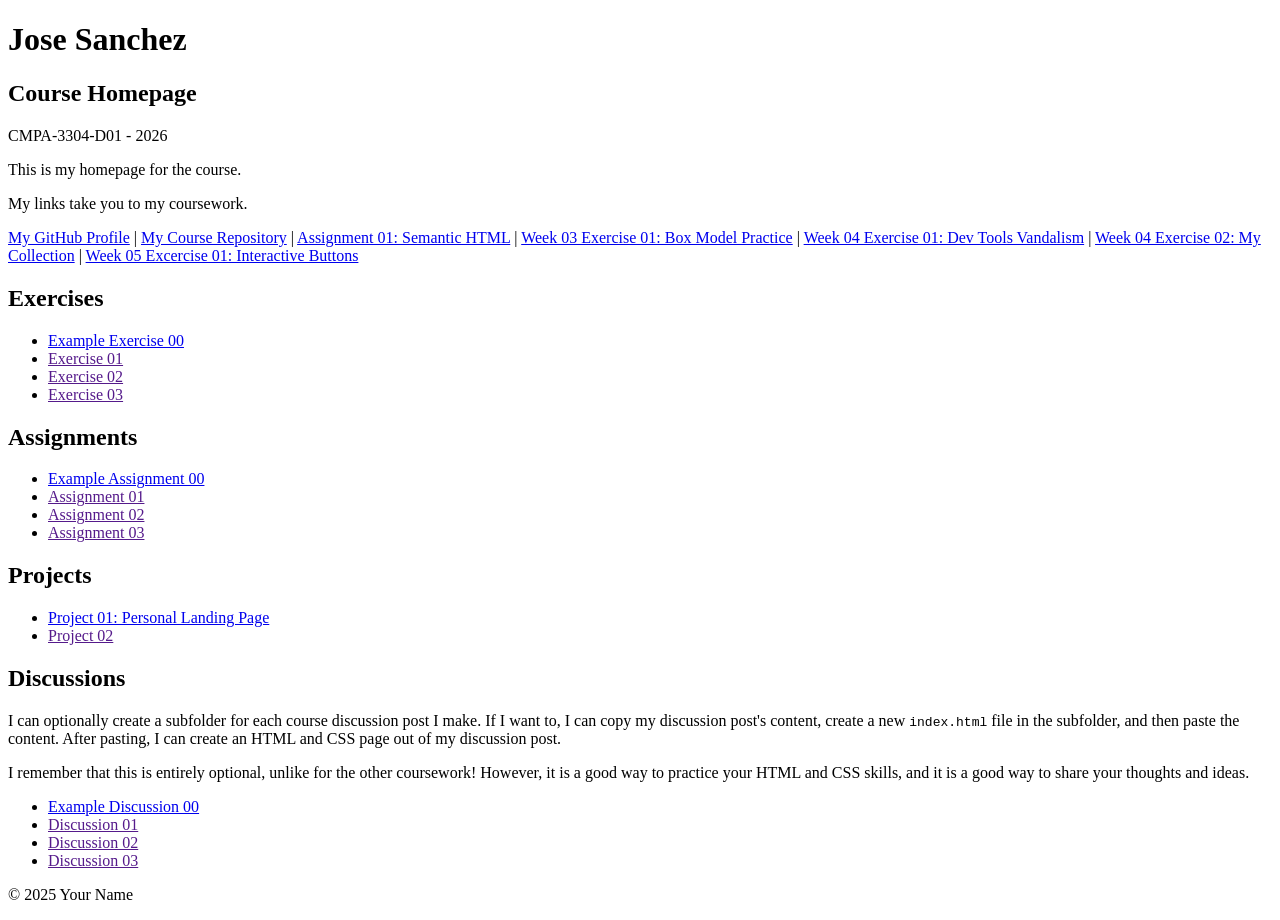
<file: index.html>
<!DOCTYPE html>

<!--

INSTRUCTIONS: HOW TO CHANGE THIS PAGE:

1. Change "Student Name" in the title above to your real name.

2. Change "Your Name" in the big heading below to your real name.

3. Change "your-username" to your real GitHub username in both links.

4. Change "your-repo-name" to the name of this repository.

5. Change "Course Name" to the name of your class.

6. Change "Semester Year" to match when you are taking this class.

7. Add links to your work:
    - Find the words that say "Exercise 01", "Assignment 01", etc.
    - Between the quote marks in href="", put the relative link to your work in the subfolder. You can simply link to the subfolder name. Take a look at the example folders and links to see how to do this.
    - For work not yet started/completed, you can leave the href="" blank until you are ready.
    - Change the words "Exercise 01" to match the name of the exercise. Do the same for assignments and projects. If you add your discussion posts, do the same for them.
    - Do this for each piece of work you finish.

8. You can add more links by copying a whole line like this:
    <li><a href="">New Work Name</a></li>
    Then paste it below the last one in that section.

9. Save your changes and push to GitHub when you are done. Remember you can use GitHub Desktop to help you with this.

Remember: During the course, if you want, you can style your homepage to introduce your own style and aesthetics. To start, keep this page simple and plain. This is just a template to get you started. Embrace the handcrafted approach to web design and development: change things to make them your own.

Remember: You must have a GitHub account, a new GitHub repository for this course, and this file (index.html) in that repository. 

Remember: You must create subfolders for each piece of coursework as the semester progresses.

-->

<html lang="en">
    <head>
        <meta charset="UTF-8" />
        <title>Course Homepage template</title>
        <meta charset="UTF-8" />
        <meta name="viewport" content="width=device-width, initial-scale=1.0" />
        <title>Student Name - Course Homepage</title>
    </head>

    <body>
        <header>
            <h1>Jose Sanchez</h1>
            <h2>Course Homepage</h2>
            <p>CMPA-3304-D01 - 2026</p>
            <p>This is my homepage for the course.</p>
            <p>My links take you to my coursework.</p>
            <nav>
                <a href="https://github.com/jjsanc">My GitHub Profile</a>
                |
                <a href="https://github.com/jjsanc/3304-course-portfolio">My Course Repository</a> |
                
                <a href="assignment-01/">Assignment 01: Semantic HTML</a> |
                
                <a href="week-03-exercise-01/">Week 03 Exercise 01: Box Model Practice</a> |
                
                <a href="week-04-exercise-01/">Week 04 Exercise 01: Dev Tools Vandalism</a> |
                
               <a href="week-04-exercise-02/">Week 04 Exercise 02: My Collection</a> |

               <a href="week-05-excercise-01/">Week 05 Excercise 01: Interactive Buttons</a>
            </nav>
        </header>

        <main>
            <section>
                <h2>Exercises</h2>
                <ul>
                    <li>
                        <a href="example-exercise-00/">Example Exercise 00</a>
                    </li>
                    <li><a href="">Exercise 01</a></li>
                    <li><a href="">Exercise 02</a></li>
                    <li><a href="">Exercise 03</a></li>
                </ul>
            </section>

            <section>
                <h2>Assignments</h2>
                <ul>
                    <li>
                        <a href="example-assignment-00/">
                            Example Assignment 00
                        </a>
                    </li>
                    <li><a href="">Assignment 01</a></li>
                    <li><a href="">Assignment 02</a></li>
                    <li><a href="">Assignment 03</a></li>
                </ul>
            </section>

            <section>
                <h2>Projects</h2>
                <ul>
                    <li>
                        <a href="project-01/">Project 01: Personal Landing Page</a>
                    </li>
                    <li><a href="">Project 02</a></li>
                </ul>
            </section>

            <section>
                <h2>Discussions</h2>
                <p>
                    I can optionally create a subfolder for each course
                    discussion post I make. If I want to, I can copy my
                    discussion post's content, create a new
                    <code>index.html</code>
                    file in the subfolder, and then paste the content. After
                    pasting, I can create an HTML and CSS page out of my
                    discussion post.
                </p>
                <p>
                    I remember that this is entirely optional, unlike for the
                    other coursework! However, it is a good way to practice your
                    HTML and CSS skills, and it is a good way to share your
                    thoughts and ideas.
                </p>
                <ul>
                    <li>
                        <a href="example-discussion-00/">
                            Example Discussion 00
                        </a>
                    </li>
                    <li><a href="">Discussion 01</a></li>
                    <li><a href="">Discussion 02</a></li>
                    <li><a href="">Discussion 03</a></li>
                </ul>
            </section>
        </main>

        <footer>
            <p>&copy; 2025 Your Name</p>
        </footer>
    </body>
</html>
</file>
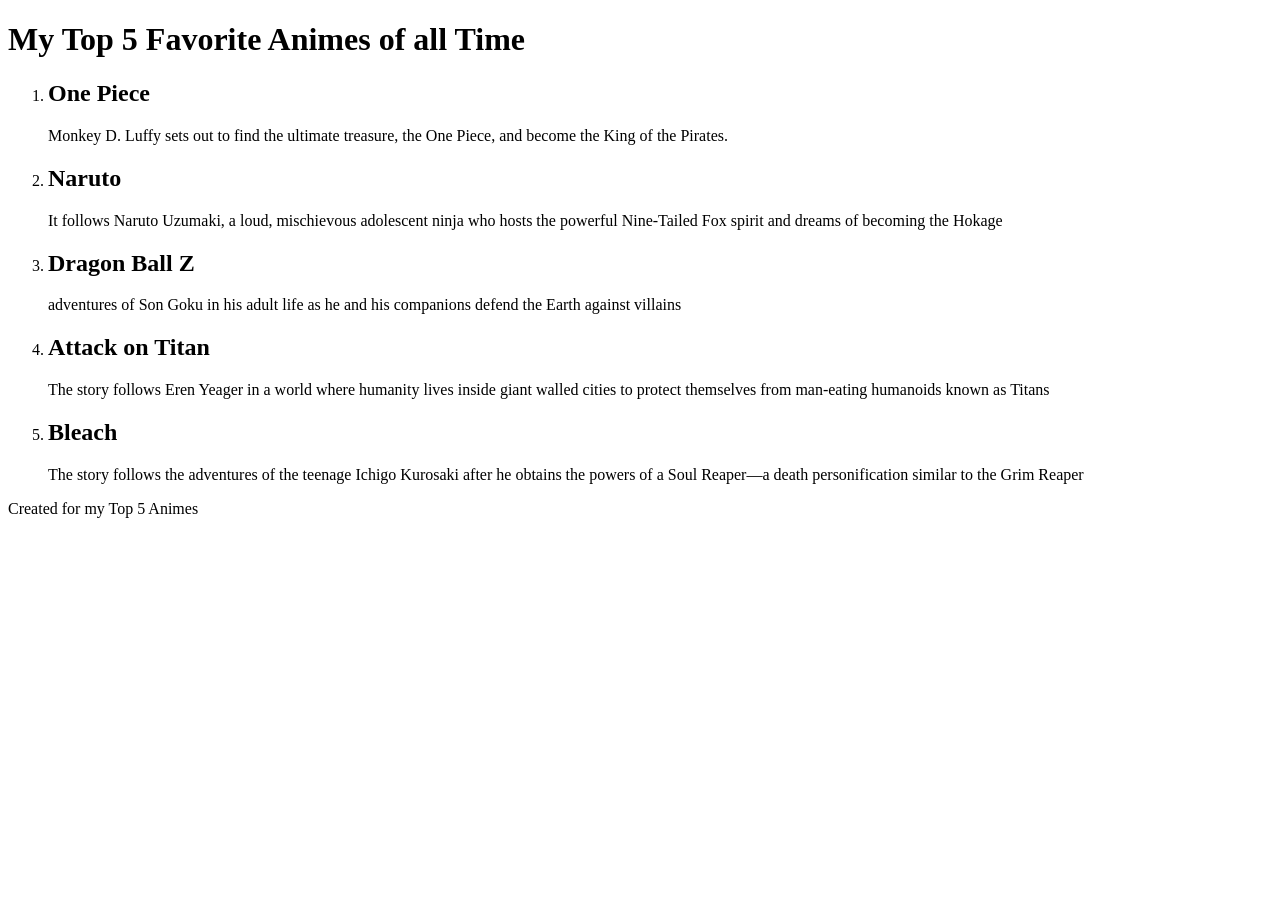
<file: assignment-01/index.html>
<!DOCTYPE html>
<html lang="en">
<head>
    <meta charset="UTF-8">
    <title>Top 5 Animes</title>
</head>
<body>
    <header>
        <h1>My Top 5 Favorite Animes of all Time</h1>
    </header>

    <main>
        <ol>
            <li>
                <h2>One Piece</h2>
                <p>Monkey D. Luffy sets out to find the ultimate treasure, the One Piece, and become the King of the Pirates.</p>
            </li>

            <li>
                <h2>Naruto</h2>
                <p> It follows Naruto Uzumaki, a loud, mischievous adolescent ninja who hosts the powerful Nine-Tailed Fox spirit and dreams of becoming the Hokage</p>
            </li>

            <li>
                <h2>Dragon Ball Z</h2>
                <p> adventures of Son Goku in his adult life as he and his companions defend the Earth against villains</p>
            </li>

            <li>
                <h2>Attack on Titan</h2>
                <p>The story follows Eren Yeager in a world where humanity lives inside giant walled cities to protect themselves from man-eating humanoids known as Titans</p>
            </li>

            <li>
                <h2>Bleach</h2>
                <p>The story follows the adventures of the teenage Ichigo Kurosaki after he obtains the powers of a Soul Reaper—a death personification similar to the Grim Reaper </p>
            </li>
        </ol>
    </main>

    <footer>Created for my Top  5 Animes</footer>



</body>
</html>
</file>
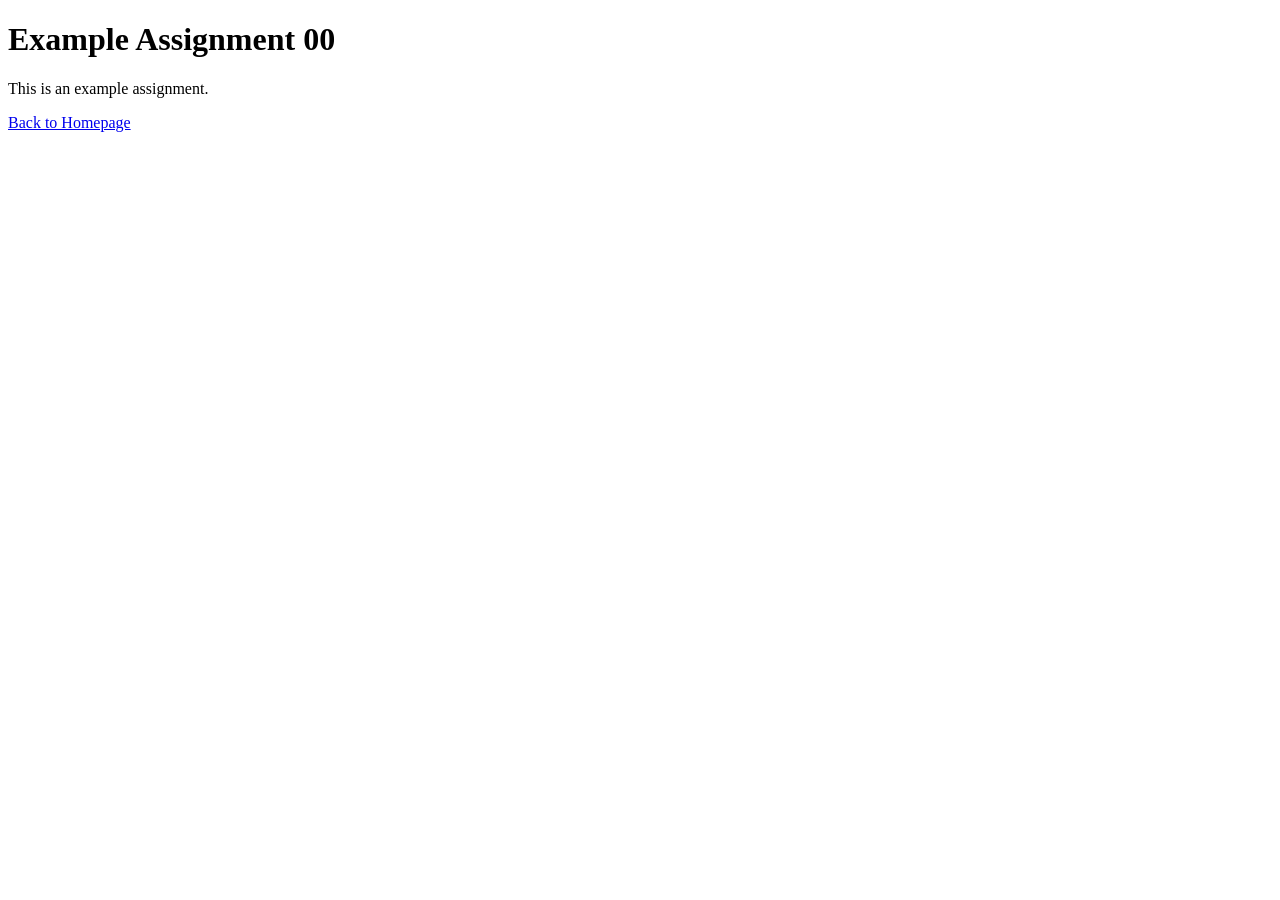
<file: example-assignment-00/index.html>
<!DOCTYPE html>
<html lang="en">
    <head>
        <meta charset="UTF-8" />
        <meta name="viewport" content="width=device-width, initial-scale=1.0" />
        <title>Example Assignment 00</title>
    </head>
    <body>
        <h1>Example Assignment 00</h1>
        <p>This is an example assignment.</p>
        <a href="../index.html">Back to Homepage</a>
    </body>
</html>
</file>
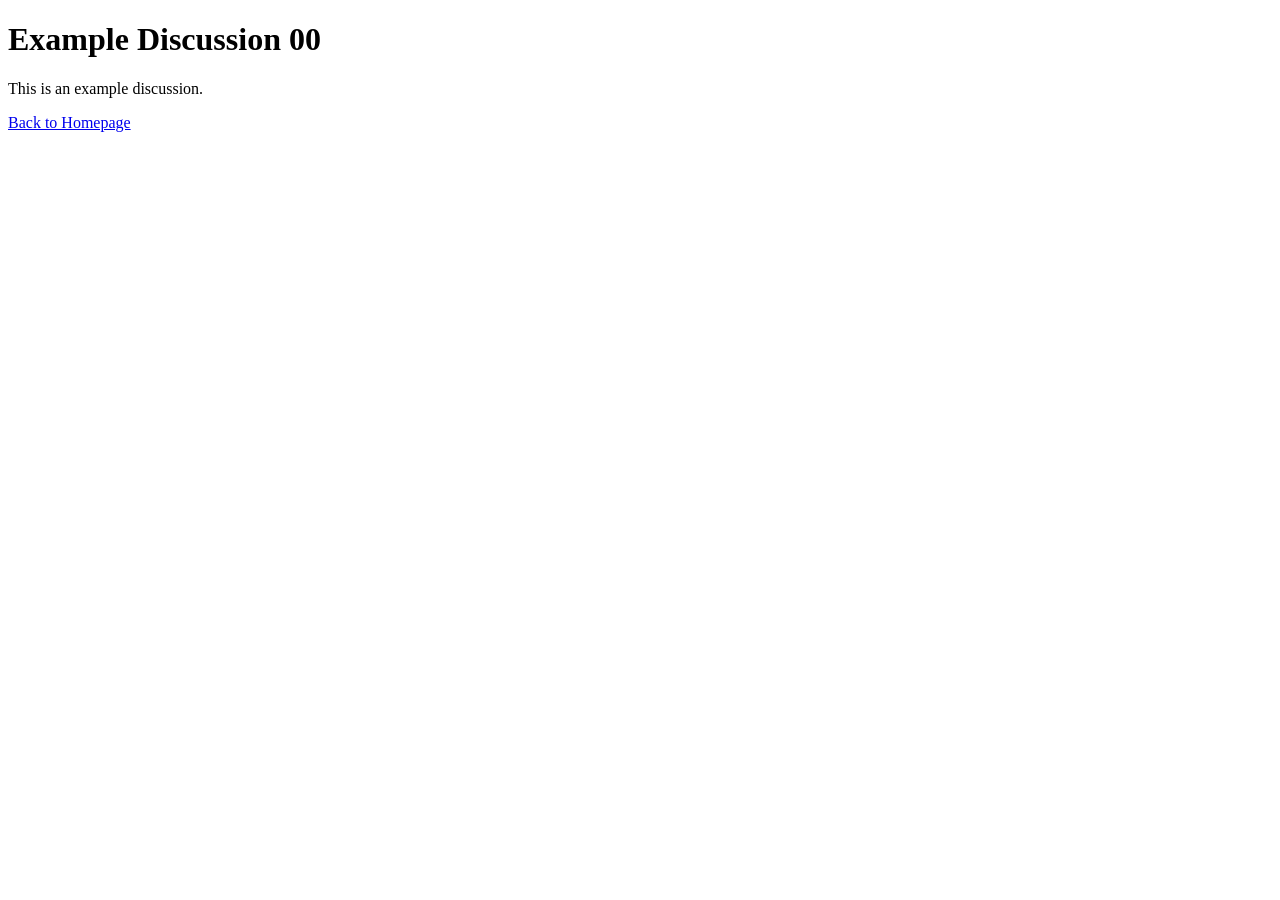
<file: example-discussion-00/index.html>
<!DOCTYPE html>
<html lang="en">
    <head>
        <meta charset="UTF-8" />
        <meta name="viewport" content="width=device-width, initial-scale=1.0" />
        <title>Example Discussion 00</title>
    </head>
    <body>
        <h1>Example Discussion 00</h1>
        <p>This is an example discussion.</p>
        <a href="../index.html">Back to Homepage</a>
    </body>
</html>
</file>
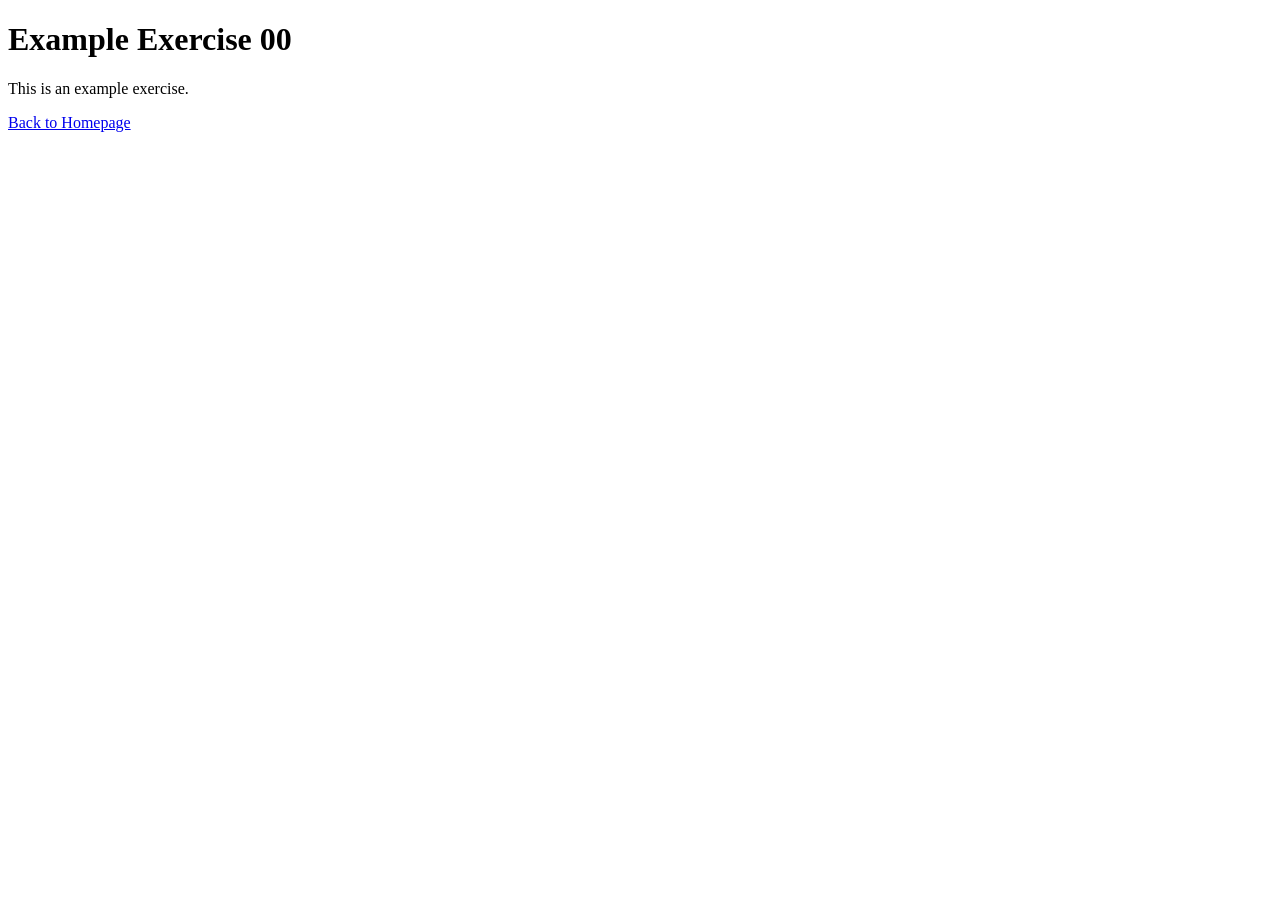
<file: example-exercise-00/index.html>
<!DOCTYPE html>
<html lang="en">
    <head>
        <meta charset="UTF-8" />
        <meta name="viewport" content="width=device-width, initial-scale=1.0" />
        <title>Example Exercise 00</title>
    </head>
    <body>
        <h1>Example Exercise 00</h1>
        <p>This is an example exercise.</p>
        <a href="../index.html">Back to Homepage</a>
    </body>
</html>
</file>
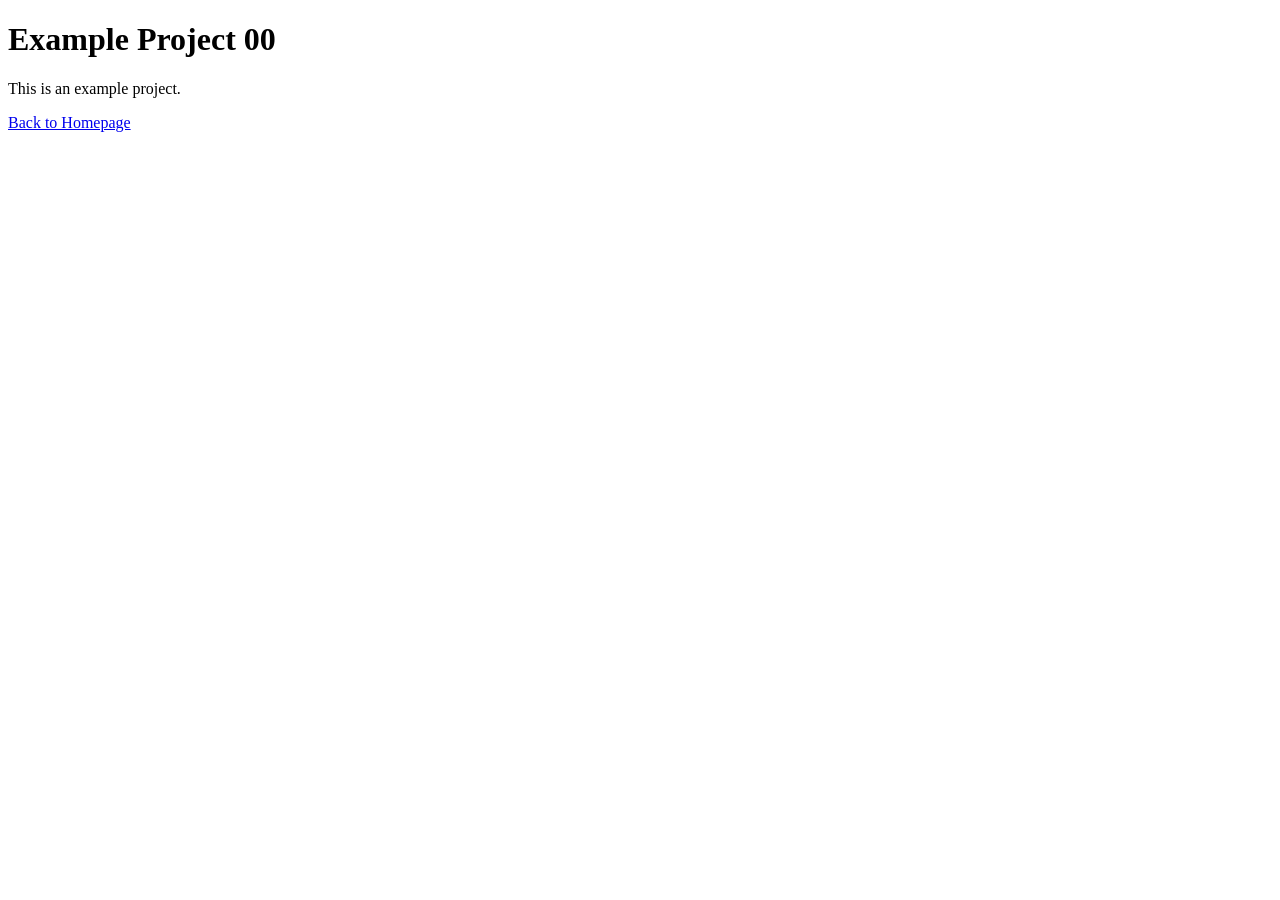
<file: example-project-00/index.html>
<!DOCTYPE html>
<html lang="en">
    <head>
        <meta charset="UTF-8" />
        <meta name="viewport" content="width=device-width, initial-scale=1.0" />
        <title>Example Project 00</title>
    </head>
    <body>
        <h1>Example Project 00</h1>
        <p>This is an example project.</p>
        <a href="../index.html">Back to Homepage</a>
    </body>
</html>
</file>
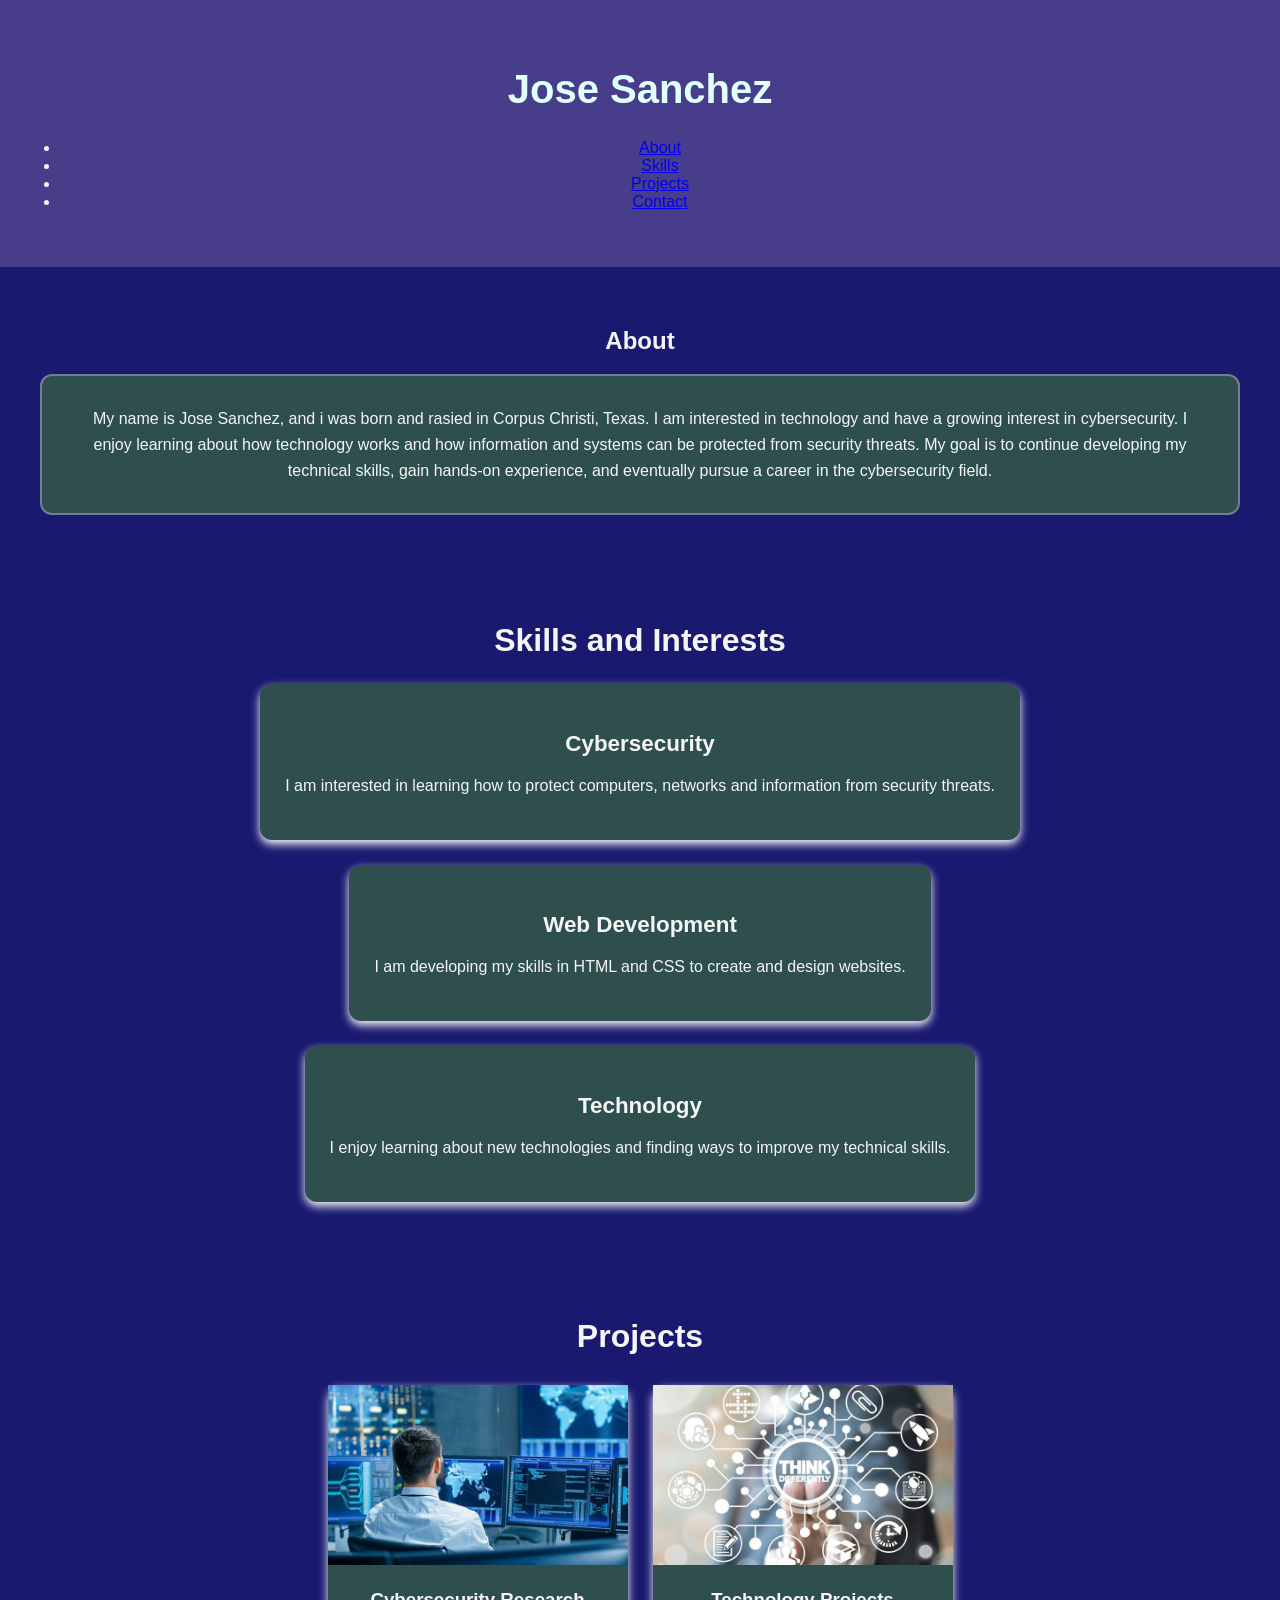
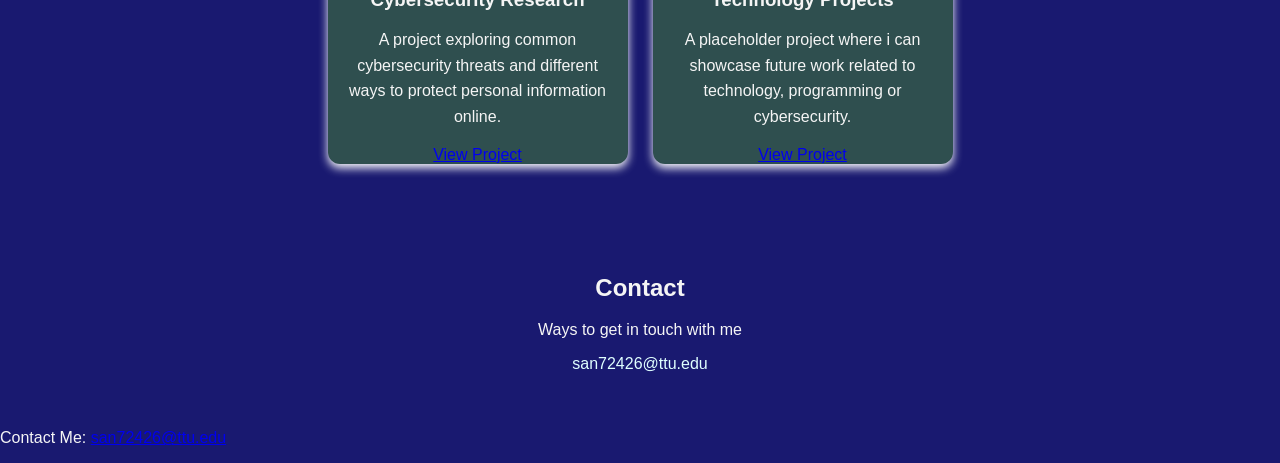
<file: project-01/index.html>
<!DOCTYPE html>
<html lang="en">
<head>
        <meta charset="UTF-8">
        <title>My Portfolio</title>
        <link rel="stylesheet" href="style.css">
</head>

<body>
    <header>
        <h1>Jose Sanchez</h1>


        <nav>

            <ul>
                <li><a href="#about">About</a></li>
                <li><a href="#skills">Skills</a></li>
                <li><a href="#projects">Projects</a></li>
                <li><a href="#contact">Contact</a></li>
            </ul>
        </nav>
</header>

<main>
    <section id="about">
        <h2>About</h2>
        <p>
            My name is Jose Sanchez, and i was born and rasied in 
            Corpus Christi, Texas. I am interested in technology and have 
            a growing interest in cybersecurity. I enjoy learning about
            how technology works and how information and systems can be protected
            from security threats. My goal is to continue developing my technical skills, gain hands-on experience, and eventually pursue a career in the cybersecurity field.
        </p>
    </section>

    <section id="skills">
        <h2>Skills and Interests</h2>
        
        <div class="skills-container">

            <div class="skill-card">
                <h3>Cybersecurity</h3>
                <p>
                    I am interested in learning how to protect
                    computers, networks and  information from 
                    security threats.
                </p>
            </div>

            <div class="skill-card">
                <h3>Web Development</h3>
                <p>
                    I am developing my skills in HTML and CSS to
                    create and design websites.
                </p>
            </div>

            <div class="skill-card">
                <h3>Technology</h3>
                <p>
                    I enjoy learning about new technologies 
                    and finding ways to improve my technical skills.
                </p>
            </div>

        </div>
    </section>

    <section id="projects">
        <h2>Projects</h2>
        
        <div class="projects-container">

            <div class="project-card">
                <img src="cybersecurity-research.jpg" alt="cybersecurity">
                <h3>Cybersecurity Research</h3>
                <p>
                    A project exploring common cybersecurity threats and different
                    ways to protect personal information online.
                </p>
                <a href="#">View Project</a>
            </div>

            <div class="project-card">
                <img src="technology-project.jpg" alt="Technology Project">
                <h3>Technology Projects</h3>
                <p>
                    A placeholder project where i can showcase future work
                    related to technology, programming or cybersecurity.
                </p>
                <a href="#">View Project</a>
            </div>
        </div>
    </section>

    <section id="contact">
        <h2>Contact</h2>
        <p>Ways to get in touch with me</p>
        <a href="mailto:san72426@ttu.edu">
            san72426@ttu.edu
        </a>
    </section>

    
</main>

<footer>
        <p>Contact Me: <a href="mailto:san72426@ttu.edu">
            san72426@ttu.edu</a>
        </p>
    </footer>





</body>
</html>
</file>
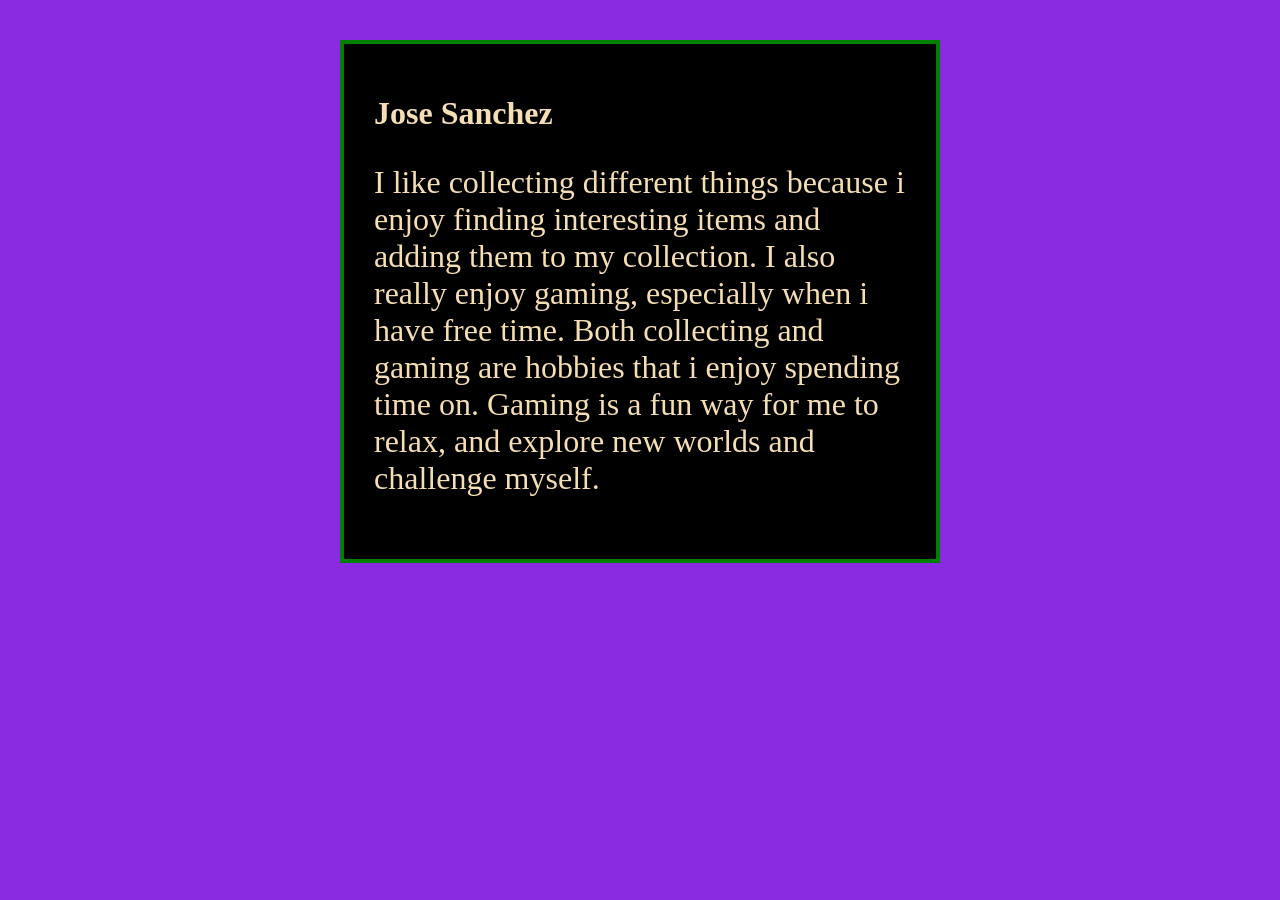
<file: week-03-exercise-01/index.html>
<!DOCTYPE html>
<html lang="en">
<head>
    <meta charset="UTF-8">
    <title>Jose Sanchez</title>
    <link rel="stylesheet" href="style.css">
</head>
<body>
    <div class="card">
        <h1>Jose Sanchez</h1>
        <p>I like collecting different things because i enjoy finding interesting items and adding them to my collection. I also really enjoy gaming, especially when i have free time. Both collecting and gaming are hobbies that i enjoy spending time on. Gaming is a fun way for me to relax, and explore new worlds and challenge myself.</p>

    </div>


</body>






</html>
</file>
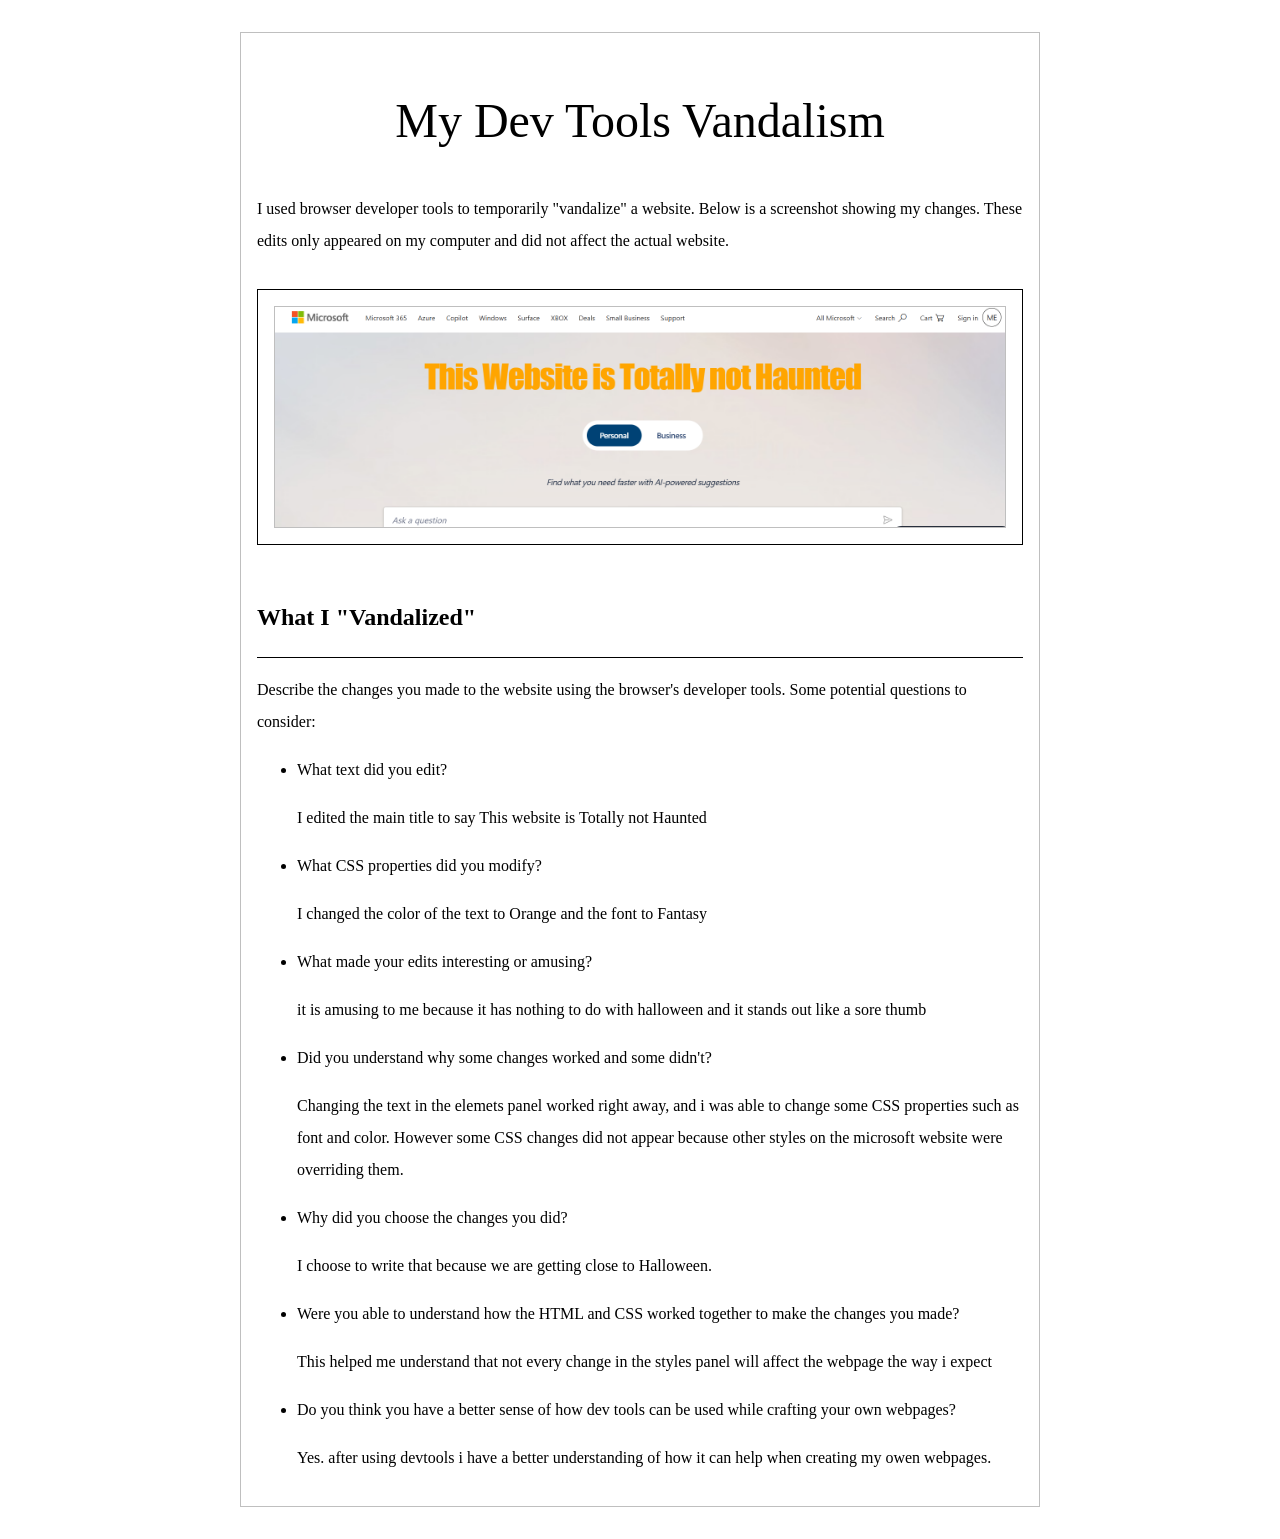
<file: week-04-exercise-01/index.html>
<!DOCTYPE html>
<html lang="en">

<head>
    <meta charset="UTF-8" />
    <meta name="viewport" content="width=device-width, initial-scale=1.0" />
    <title>Week 04 Exercise 01 - My Dev Tools Vandalism</title>
    <link rel="stylesheet" href="./style.css" />
</head>

<body>
    <main>
        <h1>My Dev Tools Vandalism</h1>
        <p>
            I used browser developer tools to temporarily "vandalize" a
            website. Below is a screenshot showing my changes. These edits
            only appeared on my computer and did not affect the actual
            website.
        </p>
        <div class="screenshot-container">
            <!-- 
                IMPORTANT: Update the src attribute below to match your screenshot filename.
                Example: If your screenshot is named "apple-dot-com-but-with-papyrus-font.png", change the line to:
                src="./apple-dot-com-but-with-papyrus-font.png"
            -->
            <img src="devtools-screenshot.png" alt="Screenshot of the webpage I vandalized" />
        </div>
        <h2>What I "Vandalized"</h2>
        <p>
            Describe the changes you made to the website using the browser's developer tools. Some potential questions
            to consider:
        <ul>
            <li>What text did you edit?
                 <p>I edited the main title to say This website is Totally not Haunted</p>
                </li>
            <li>What CSS properties did you modify?
                <p>I changed the color of the text to Orange and the font to Fantasy</p> 
                </li>
            <li>What made your edits interesting or amusing?
                <p>it is amusing to me because it has nothing to do with halloween and it stands out like a sore thumb</p> 
                </li>
            <li>Did you understand why some changes worked and some didn't?
                <p>Changing the text in the elemets panel worked right away, and i was able to change some CSS properties such as font and color. However some CSS changes did not appear because other styles on the microsoft website were overriding them.</p>
            </li>
            <li>Why did you choose the changes you did?
                <p>I choose to write that because we are getting close to Halloween.</p>
            </li>
            <li>Were you able to understand how the HTML and CSS worked together to make the changes you made?
                <p>This helped me understand that not every change in the styles panel will affect the webpage the way i expect</p>
            </li>
            <li>Do you think you have a better sense of how dev tools can be used while crafting your own webpages?
                <p>Yes. after using devtools i have a better understanding of how it can help when creating my owen webpages.</p>
            </li>
        </ul>
        </p>
    </main>
</body>

</html>
</file>
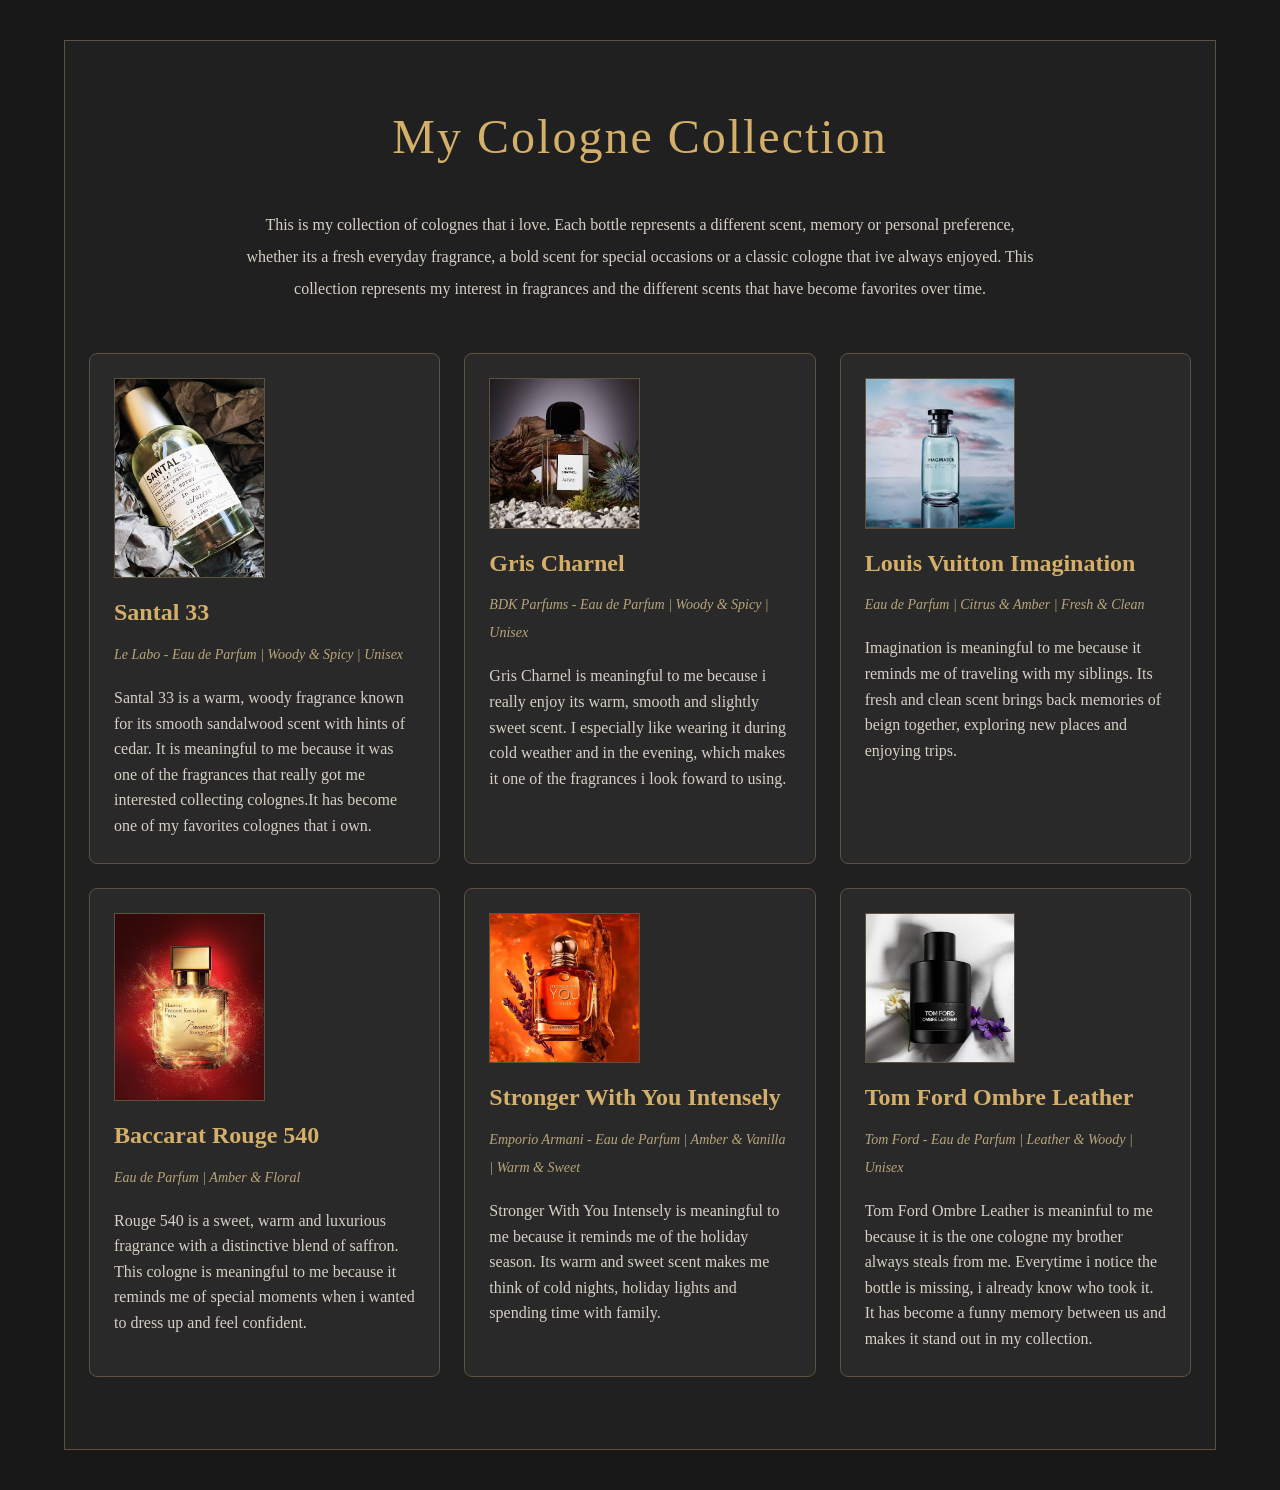
<file: week-04-exercise-02/index.html>
<!DOCTYPE html>
<html lang="en">

<head>
    <meta charset="UTF-8" />
    <meta name="viewport" content="width=device-width, initial-scale=1.0" />
    <title>Week 04 Exercise 02 - My Collection</title>
    <link rel="stylesheet" href="./style.css" />
</head>

<body>
    <main>
        <h1>My Cologne Collection</h1>
        <!-- 
            SAMPLE OVERVIEW TEXT
            Replace this entire paragraph with your own description.
            How do you think about your collection? Write that out here.
            P.S. Please use your own words. Be yourself.
        -->
        <p>
            This is my collection of colognes that i love. Each bottle represents a different scent, memory or personal preference, whether its a fresh everyday fragrance, a bold scent for special occasions or a classic cologne that ive always enjoyed. This collection represents my interest in fragrances and the different scents that have become favorites over time.
        </p>

        <div class="collection-grid">

            <!-- 
                SAMPLE CARD 1
                Replace this entire card with your own item.
                Keep the same structure: image, title, details, description.
            -->
            <div class="collection-card">
                <img src="photo-01-santal-33.jpg" alt="Santal 33 by Le Labo" />
                <h2>Santal 33</h2>
                <p class="details">Le Labo - Eau de Parfum | Woody & Spicy | Unisex</p>
                <p class="description">
                    Santal 33 is a warm, woody fragrance known for its smooth sandalwood scent
                    with hints of cedar. It is meaningful to me because it was one of the fragrances that really got me interested
                    collecting colognes.It has become one of my favorites colognes that i own.
                </p>
            </div>

            <!-- 
                SAMPLE CARD 2
                Replace this entire card with your own item.
                Notice the structure is identical to Sample Card 1.
            -->
            <div class="collection-card">
                <img src="photo-02-gris-charnel.jpg" alt="Gris Charnel " />
                <h2>Gris Charnel</h2>
                <p class="details">BDK Parfums - Eau de Parfum | Woody & Spicy | Unisex</p>
                <p class="description">
                    Gris Charnel is meaningful to me because i really enjoy its warm, smooth and slightly sweet scent.
                    I especially like wearing it during cold weather and in the evening, which makes it one of the fragrances 
                    i look foward to using.
                </p>
            </div>

            <!-- 
                PLACEHOLDER CARD 3
                Complete this card by adding your image, title, details, and description.
            -->
            <div class="collection-card">
                <img src="photo-03-louis-vuitton.jpg" alt="Louis Vuitton" />
                <h2>Louis Vuitton Imagination</h2>
                <p class="details">Eau de Parfum | Citrus & Amber | Fresh & Clean</p>
                <p class="description">
                    Imagination is meaningful to me because it reminds  me of traveling with my siblings. 
                    Its fresh and clean scent brings back memories of beign together, exploring new places
                    and enjoying trips.
                </p>
            </div>

            <!-- 
                PLACEHOLDER CARD 4
                Complete this card by adding your image, title, details, and description.
            -->
            <div class="collection-card">
                <img src="photo-04-masion-francis.jpg" alt="Masion Francis" />
                <h2>Baccarat Rouge 540</h2>
                <p class="details">Eau de Parfum | Amber & Floral</p>
                <p class="description">
                    Rouge 540 is a sweet, warm and luxurious fragrance with a 
                    distinctive blend of saffron. This cologne is meaningful to me because 
                    it reminds me of special moments when i wanted to dress up and feel confident.
                </p>
            </div>

            <!-- 
                PLACEHOLDER CARD 5
                Complete this card by adding your image, title, details, and description.
            -->
            <div class="collection-card">
                <img src="photo-05-stronger-with-you.jpg" alt="Emporio Armani" />
                <h2>Stronger With You Intensely</h2>
                <p class="details">Emporio Armani - Eau de Parfum | Amber & Vanilla | Warm & Sweet</p>
                <p class="description">
                    Stronger With You Intensely is meaningful to me because it reminds me of the holiday season.
                    Its warm and sweet scent makes me think of cold nights, holiday lights and spending time with family.
                </p>
            </div>

            <!-- 
                PLACEHOLDER CARD 6
                Complete this card by adding your image, title, details, and description.
            -->
            <div class="collection-card">
                <img src="photo-06-tom-ford.jpg" alt="Tom Ford" />
                <h2>Tom Ford Ombre Leather</h2>
                <p class="details">Tom Ford - Eau de Parfum | Leather & Woody | Unisex</p>
                <p class="description">
                    Tom Ford Ombre Leather is meaninful to me because it is the one cologne my brother always steals from me.
                    Everytime i notice the bottle is missing, i already know who took it. It has become a funny memory between
                    us and makes it stand out in my collection.
                </p>
            </div>
        </div>
    </main>
</body>

</html>
</file>
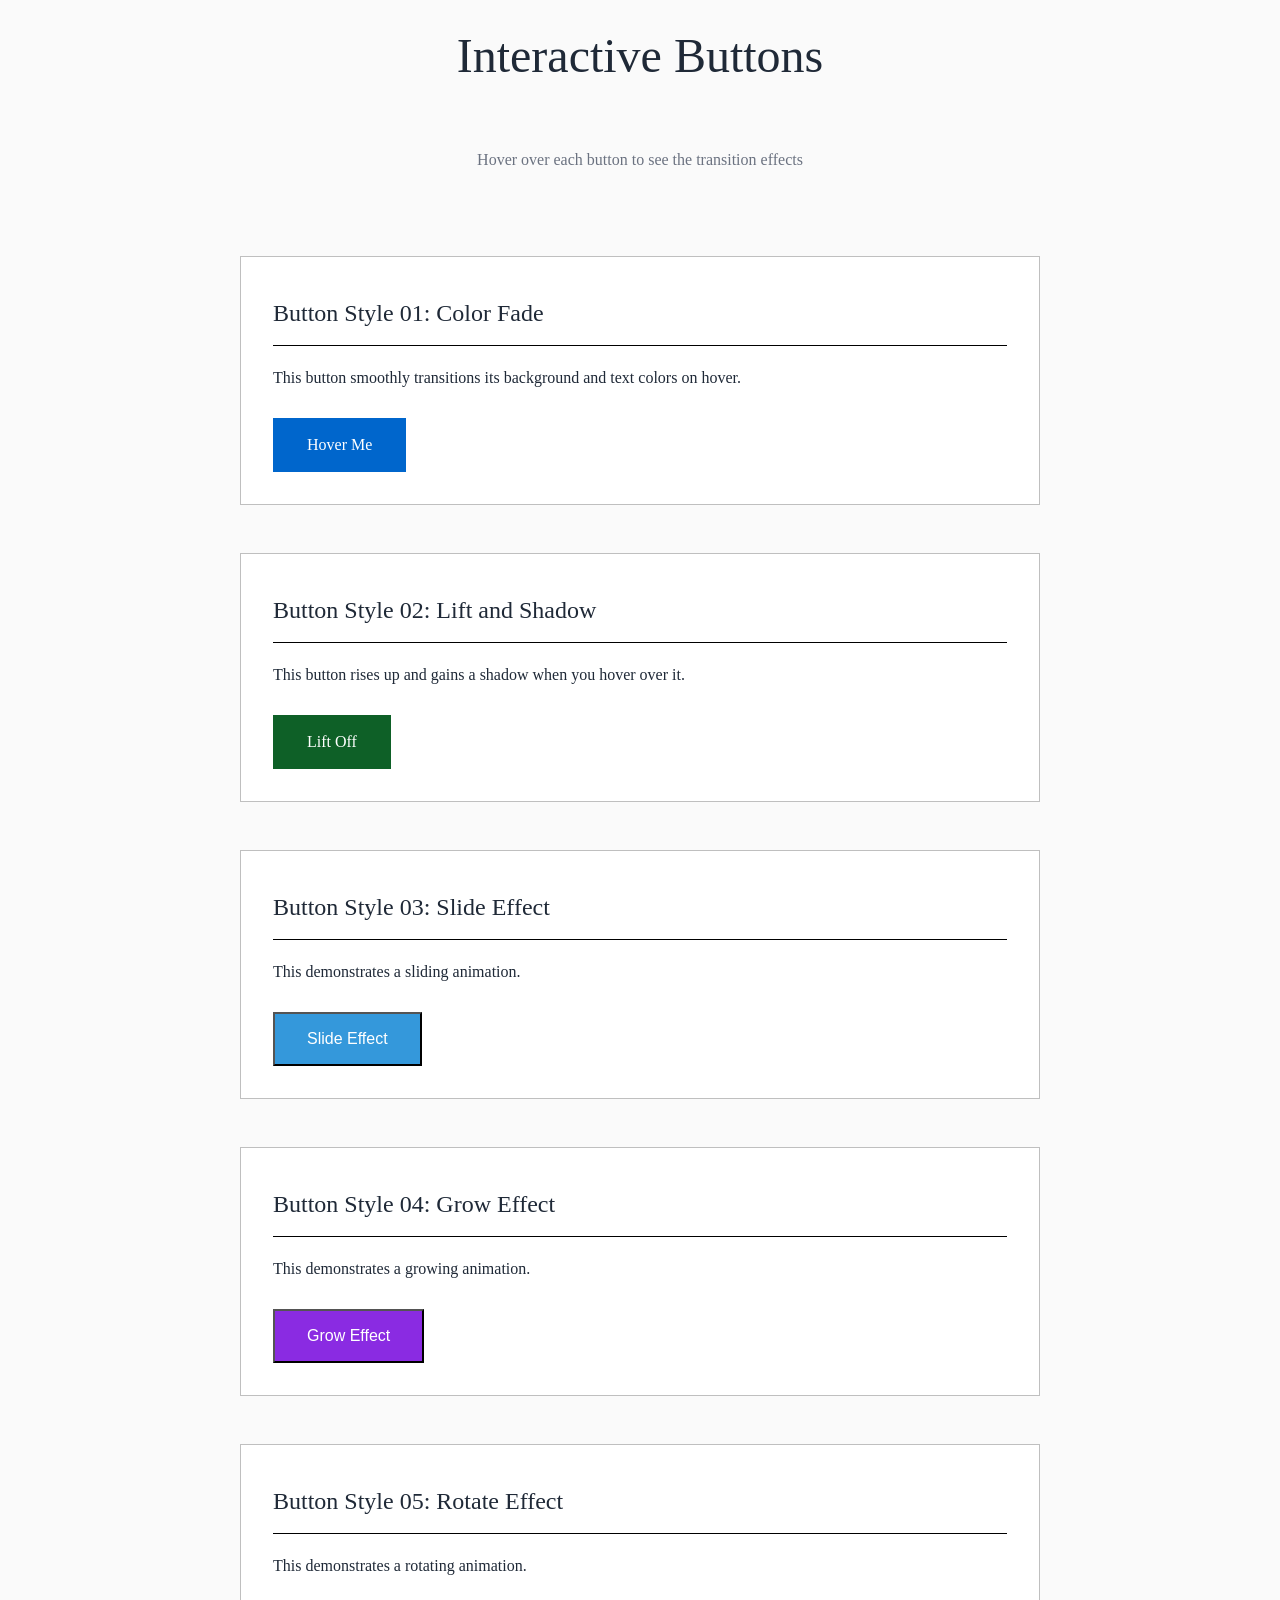
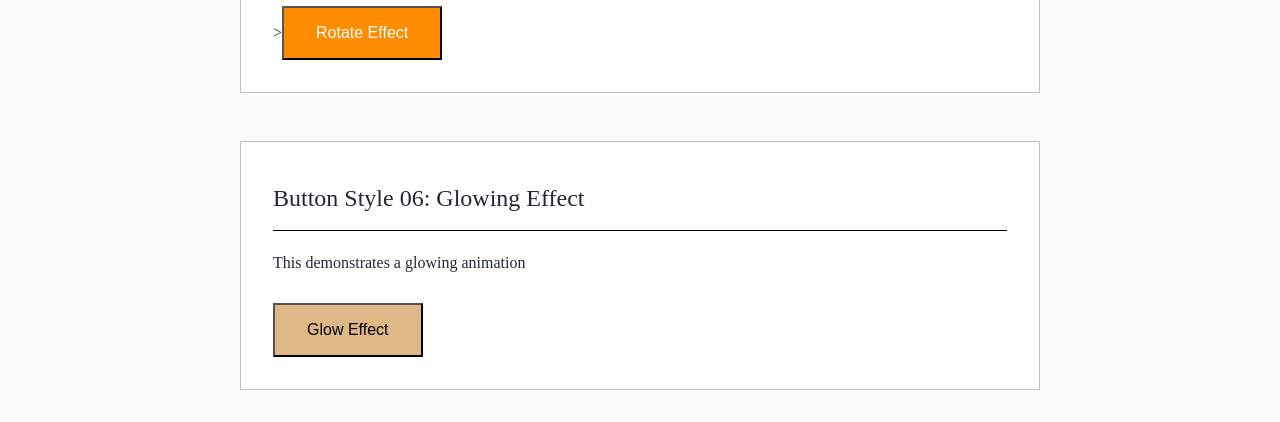
<file: week-05-excercise-01/index.html>
<!DOCTYPE html>
<html lang="en">

<head>
    <meta charset="UTF-8">
    <meta name="viewport" content="width=device-width, initial-scale=1.0">
    <title>Exercises Week 05 Exercise 01: Interactive Buttons</title>
    <link rel="stylesheet" href="./style.css">
</head>

<body>
    <div class="container">
        <h1>Interactive Buttons</h1>
        <p class="subtitle">Hover over each button to see the transition effects</p>

        <section class="button-section">
            <h2>Button Style 01: Color Fade</h2>
            <p>This button smoothly transitions its background and text colors on hover.</p>
            <button class="button-01">Hover Me</button>
        </section>


        <section class="button-section">
            <h2>Button Style 02: Lift and Shadow</h2>
            <p>This button rises up and gains a shadow when you hover over it.</p>
            <button class="button-02">Lift Off</button>
        </section>

        <section class="button-section">
            <h2>Button Style 03: Slide Effect</h2>
            <p>This demonstrates a sliding animation.</p>
            <button class="button-03">Slide Effect</button>
        </section>

        <section class="button-section">
            <h2>Button Style 04: Grow Effect</h2>
            <p>This demonstrates a growing animation.</p>
            <button class="button-04">Grow Effect</button>
        </section>

        <section class="button-section">
            <h2>Button Style 05: Rotate Effect</h2>
            <p>This demonstrates a rotating animation.</p>
            ><button class="button-05">Rotate Effect</button>
        </section>

        <section class="button-section">
            <h2>Button Style 06: Glowing Effect</h2>
            <p>This demonstrates a glowing animation</p>
            <button class="button-06">Glow Effect</button>
        </section>
    </div>
</body>

</html>
</file>
<file: project-01/style.css>
* {
    box-sizing: border-box;
}

#skills {
    padding: 40px 20px;
    text-align: center;
}

#skills h2 {
    font-size: 2rem;
    margin-bottom: 25px;
}

.skills-container {
    display: flex;
    justify-content: center;
    gap: 25px;
    flex-wrap: wrap;
}

.skill-card {
    background-color: darkslategray;
    color: whitesmoke;
    padding: 25px;
    border-radius: 12px;
    border-color: slategray;
    box-shadow: 0 4px 10px white ;
    transition: transform 0.3s ease, box-shadow 0.3s ease;
}

.skill-card h3 {
    font-size: 1.4rem;
    margin-bottom: 12px;
}

.skill-card p {
    line-height: 1.6;
}

.skill-card:hover {
    transform: translateY(-8px);
    box-shadow: 0 8px 20px darkcyan;
    border-color: lightcyan;
}

/* Project Section */
#projects {
    padding: 50px 20px;
    text-align: center;
}

#projects h2 {
    font-size: 2rem;
    margin-bottom: 30px;
}

.projects-container {
    display: flex;
    justify-content: center;
    gap: 25px;
    flex-wrap: wrap;
}

.project-card {
    background-color: darkslategray;
    color: whitesmoke;
    width: 300px;
    border-radius: 12px;
    border-color: slategrey;
    box-shadow: 0 4px 10px white;
    transition: transform 0.3s ease;
}

.project-card img {
    width: 100%;
    height: 180px;
    object-fit: cover;
}

.project-card h3 {
    margin: 20px 15px 10px;
}

.project-card p {
    padding: 0 20px;
    line-height: 1.6;
}

.project-card:hover {
    box-shadow: 0 8px 20px darkcyan;
    border-color: lightcyan;
}

#contact {
    text-align: center;
    padding: 40px;
}

#contact a {
    color: lightcyan;
    text-decoration: none;
}

#contact a:hover {
    text-decoration: underline;
    color: cyan;

}

/* About Section */
#about {
    text-align: center;
    padding: 40px;
    margin: auto;
}

#about p {
    background-color: darkslategrey;
    color: whitesmoke;
    padding: 30px;
    border: 2px solid slategray;
    border-radius: 12px;
    margin: auto;
    line-height: 1.6;
}

#about p:hover {
    border-color: lightcyan;
    box-shadow: 0 8px 20px darkcyan;
    transition: 0.3s ease;
}


body {
    background-color: midnightblue;
    color:  whitesmoke;
    font-family: Arial, Helvetica, sans-serif;
    margin: 0;
}

header {
    background-color: darkslateblue;
    color: whitesmoke;
    text-align: center;
    padding: 40px 20px;
}

header h1 {
    color: lightcyan;
    font-size: 2.5rem;
}
</file>
<file: week-03-exercise-01/style.css>
* {
    box-sizing: border-box;
}

body {
    font-family: 'Times New Roman', Times, serif;
    background-color: blueviolet;
    margin: 20px;
    padding: 20px;
}

.card {
    max-width: 600px;
    margin: 0 auto;
    padding: 30px;
    background-color: black;
    border: 4px solid green;
}

.card h1 {
   font-size: 32px;
    color: wheat;
}

.card p {
    font-size: 32px;
    color: wheat;
}
</file>
<file: week-04-exercise-01/style.css>
* {
    box-sizing: border-box;
}

html,
body {
    min-height: 100vh;
    margin: 0;
}

body {
    font-family: "Times New Roman", serif;
    line-height: 2;
    display: flex;
    justify-content: center;
    align-items: flex-start;
    padding: 32px 0;
}

main {
    max-width: 800px;
    width: 90%;
    padding: 16px;
    border: 1px solid rgba(0, 0, 0, 0.25);
}

h1 {
    font-weight: normal;
    font-size: 48px;
    line-height: 1em;
    margin-top: 48px;
    margin-bottom: 48px;
    text-align: center;
}

h2 {
    font-size: 24px;
    margin-top: 48px;
    margin-bottom: 16px;
    border-bottom: 1px solid rgba(0, 0, 0, 1);
    padding-bottom: 16px;
}

p {
    margin-bottom: 16px;
}

.screenshot-container {
    margin: 32px 0;
    padding: 16px;
    border: 1px solid rgba(0, 0, 0, 1);
    text-align: center;
}

.screenshot-container img {
    max-width: 100%;
    height: auto;
    display: block;
    margin: 0 auto;
    border: 1px solid rgba(0, 0, 0, 0.25);
}
</file>
<file: week-04-exercise-02/style.css>
* {
    box-sizing: border-box;
}

html,
body {
    min-height: 100vh;
    margin: 0;
}

body {
    font-family: Georgia, 'Times New Roman', Times, serif;
    line-height: 2;
    display: flex;
    justify-content: center;
    align-items: flex-start;
    padding: 40px 0;
    background-color: #171717;
    color: #f3eee5;
}

main {
    max-width: 1200px;
    width: 90%;
    padding: 24px;
    border: 1px solid #5d513f;
    background-color: #202020;
}

h1 {
    font-weight: normal;
    font-size: 48px;
    line-height: 1em;
    margin-top: 48px;
    margin-bottom: 48px;
    text-align: center;
    color: #d4af6a;
    letter-spacing: 2px;
}

main>p {
    margin-bottom: 40px;
    text-align: center;
    max-width: 800px;
    margin-left: auto;
    margin-right: auto;
    color: #d6d0c5;
}

.collection-grid {
    margin: 48px 0;
    display: flex;
    flex-wrap: wrap;
    gap: 24px;
}

.collection-card {
    border: 1px solid #5d513f;
    background-color: #292929;
    padding: 24px;
    flex: 1 1 300px;
    border-radius: 8px;
    transition: transform 0.3s ease, box-shadow 0.3s ease;
}

.collection-card img {
    width: 50%;
    height: auto;
    display: block;
    border: 1px solid #5d513f;
    margin-bottom: 20px;
}

.collection-card:hover {
   background-color: #4a2b24;
}

.collection-card h2 {
    font-size: 24px;
    font-weight: bold;
    margin-top: 0;
    margin-bottom: 8px;
    line-height: 1.2;
    color: #d4af6a;
}

.collection-card .details {
    font-size: 14px;
    color: #b8a47a;
    margin-bottom: 16px;
    font-style: italic;
}

.collection-card .description {
    font-size: 16px;
    margin-bottom: 0;
    line-height: 1.6;
    color: #d6d0c5;
}

@media (width >= 480px) {
   .collection-card {
    flex: 1 1 45%;
   } 
}

@media (min-width: 1024px) {
    .collection-card {
        flex: 1 1 30%;
    }
}
</file>
<file: week-05-excercise-01/style.css>
* {
    margin: 0;
    padding: 0;
    box-sizing: border-box;
}

body {
    font-family: "Times New Roman", serif;
    line-height: 2;
    background-color: #fafafa;
    color: #1F2937;
    padding: 32px 16px;
}

.container {
    max-width: 800px;
    margin: 0 auto;
    display: flex;
    flex-direction: column;
    gap: 48px;
}

h1 {
    font-size: 48px;
    line-height: 1em;
    font-weight: normal;
    text-align: center;
    margin-bottom: 16px;
}

.subtitle {
    text-align: center;
    font-size: 16px;
    color: #6B7280;
    margin-bottom: 32px;
}

h2 {
    font-size: 24px;
    font-weight: normal;
    border-bottom: 1px solid rgba(0, 0, 0, 1);
    padding-bottom: 8px;
    margin-bottom: 16px;
}

.button-section {
    padding: 32px;
    background-color: #ffffff;
    border: 1px solid rgba(0, 0, 0, 0.25);
}

.button-section p {
    font-size: 16px;
    margin-bottom: 24px;
}

button {
    font-family: "Times New Roman", serif;
    font-size: 16px;
    cursor: pointer;
    border-radius: 0;
}

.button-01 {
    background-color: #0066CC;
    color: #ffffff;
    padding: 16px 32px;
    border: 2px solid #0066CC;
    transition: background-color 0.3s ease, color 0.3s ease, border-color 0.3s ease;
}

.button-01:hover {
    background-color: #ffffff;
    color: #0066CC;
    border-color: #0066CC;
}

.button-02 {
    background-color: #0e6027;
    color: #ffffff;
    padding: 16px 32px;
    border: 2px solid #0e6027;
    transition: transform 0.3s ease, box-shadow 0.3s ease;
}

.button-02:hover {
    transform: translateY(-4px);
    box-shadow: 0 8px 16px rgba(0, 0, 0, 0.2);
}

.button-03 {
    background-color: #3498db;
    color: white;
    padding: 16px 32px;
    font-family: Arial, Helvetica, sans-serif;
    transition: transform 0.4s;
}
.button-03:hover {
    transform: translateX(20px);
    background-color: #1abc9c;
}

.button-04 {
    background-color: blueviolet;
    color: white;
    padding: 16px 32px;
    font-family: Arial, Helvetica, sans-serif;
    transition: transform 0.5s;
}
.button-04:hover {
    transform: scale(1.4);
    background-color: #2980b9;
}

.button-05 {
    background-color: darkorange;
    color: white;
    padding: 16px 32px;
    font-family: Arial, Helvetica, sans-serif;
    transition: transform 0.4s;
}
.button-05:hover {
    transform: rotate(40deg);
    background-color: #6B7280;
}

.button-06 {
    background-color: burlywood;
    color: black;
    padding: 16px 32px;
    font-family: Arial, Helvetica, sans-serif;
    transition: box-shadow 0.4s;
}
.button-06:hover {
    box-shadow: 0 0 15px #8e44ad;
    background-color: #e74c3c;
}
</file>
